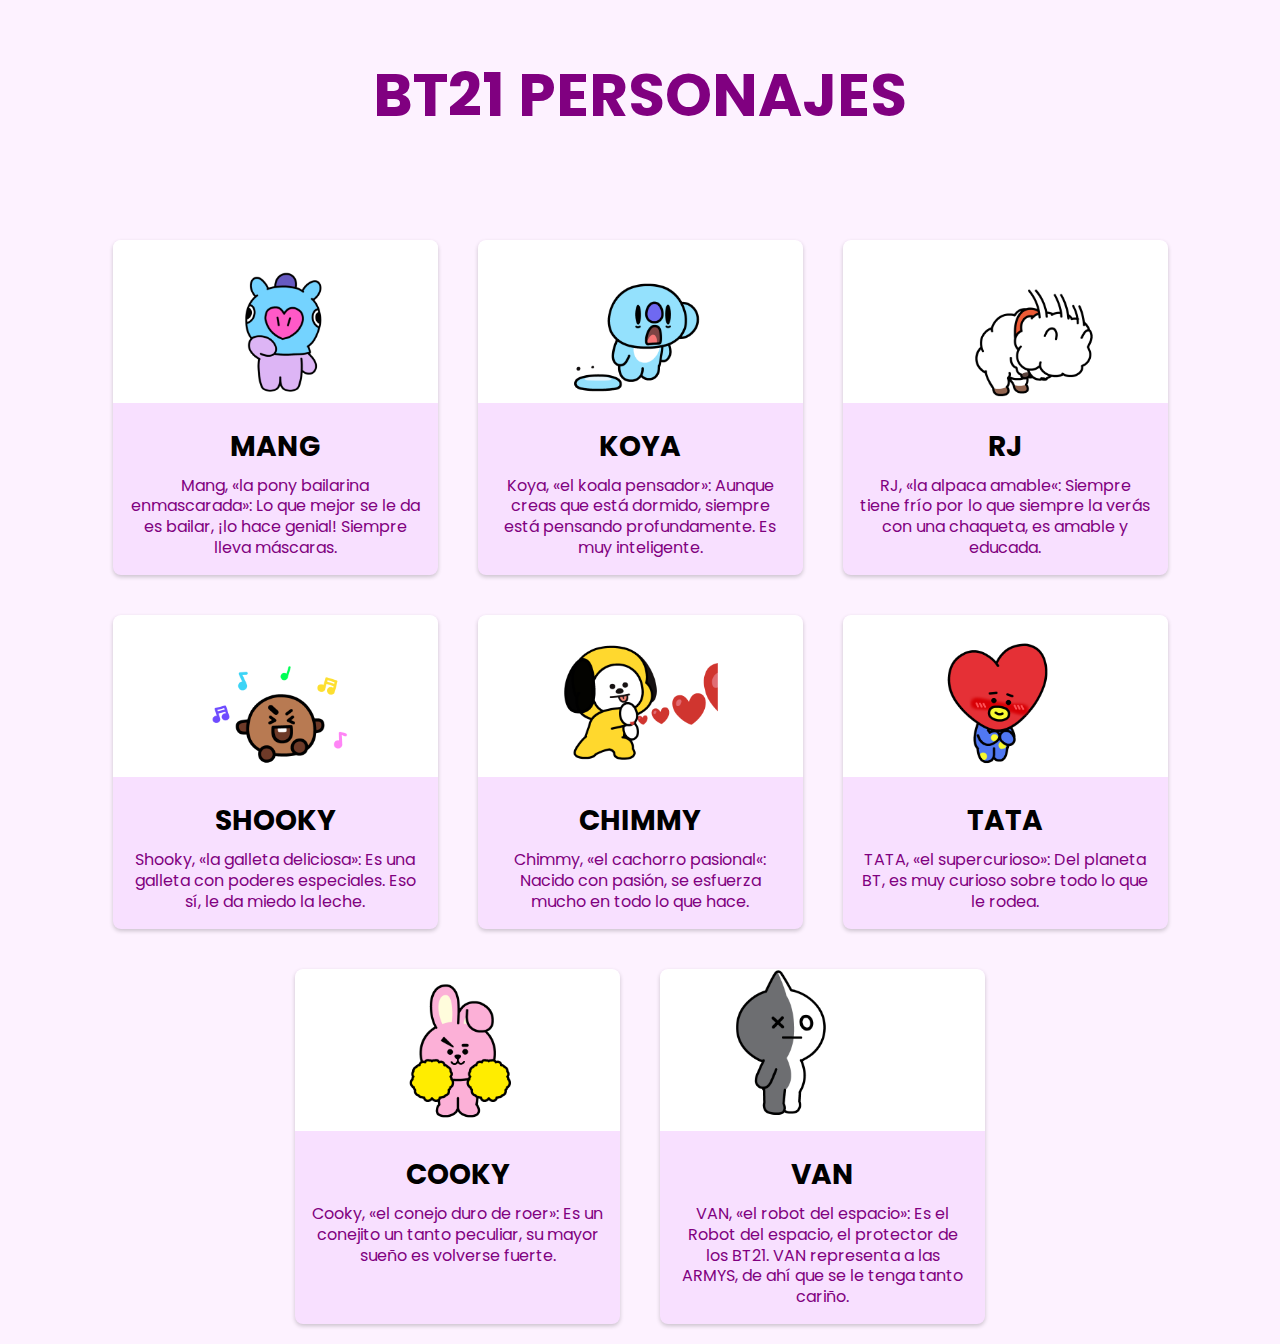
<file: bt21.html>
<!DOCTYPE html>
<html lang="en">
<head>
    <meta charset="UTF-8">
    <meta name="viewport" content="width=device-width, initial-scale=1.0">
    <link rel="stylesheet" href="html/styles/stylesbt21.css">
    <link rel="preconnect" href="https://fonts.googleapis.com">
        <link rel="preconnect" href="https://fonts.gstatic.com" crossorigin>
        <link href="https://fonts.googleapis.com/css2?family=Lato:ital,wght@0,100;0,300;0,400;0,700;0,900;1,100;1,300;1,400;1,700;1,900&family=Poppins:ital,wght@0,100;0,200;0,300;0,400;0,500;0,600;0,700;0,800;0,900;1,100;1,200;1,300;1,400;1,500;1,600;1,700;1,800;1,900&display=swap" rel="stylesheet">
        <link rel="stylesheet" href="https://cdnjs.cloudflare.com/ajax/libs/font-awesome/6.5.1/css/all.min.css" integrity="sha512-DTOQO9RWCH3ppGqcWaEA1BIZOC6xxalwEsw9c2QQeAIftl+Vegovlnee1c9QX4TctnWMn13TZye+giMm8e2LwA==" crossorigin="anonymous" referrerpolicy="no-referrer" />
    <title>BT21</title>
</head>
<body>
    <div class="header">
        <div class="titulo">
            <h1>BT21 PERSONAJES</h1>
        </div>
    </div>

    <div class="card-container">
        <div class="card">
            <img src="html/imagenes/mang.gif">
            <div class="card-content">
                <h3>MANG</h3>
                <p>Mang, «la pony bailarina enmascarada»: Lo que mejor se le da es bailar, ¡lo hace genial! Siempre lleva máscaras.</p>
            </div>
        </div>
        <div class="card">
            <img src="html/imagenes/koya.gif">
            <div class="card-content">
                <h3>KOYA</h3>
                <p>Koya, «el koala pensador»: Aunque creas que está dormido, siempre está pensando profundamente. Es muy inteligente.</p>
            </div>
        </div>
        <div class="card">
            <img src="html/imagenes/rj.gif">
            <div class="card-content">
                <h3>RJ</h3>
                <p>RJ, «la alpaca amable«: Siempre tiene frío por lo que siempre la verás con una chaqueta, es amable y educada.</p>
            </div>
        </div>
        <div class="card">
            <img src="html/imagenes/shooky.gif">
            <div class="card-content">
                <h3>SHOOKY</h3>
                <p>Shooky, «la galleta deliciosa»: Es una galleta con poderes especiales. Eso sí, le da miedo la leche. </p>
            </div>
        </div>
        <div class="card">
            <img src="html/imagenes/chimmy.gif">
            <div class="card-content">
                <h3>CHIMMY</h3>
                <p>Chimmy, «el cachorro pasional«: Nacido con pasión, se esfuerza mucho en todo lo que hace.</p>
            </div>
        </div>
        <div class="card">
            <img src="html/imagenes/tata.gif">
            <div class="card-content">
                <h3>TATA</h3>
                <p>TATA, «el supercurioso»: Del planeta BT, es muy curioso sobre todo lo que le rodea.</p>
            </div>
        </div>
        <div class="card">
            <img src="html/imagenes/cooky.gif">
            <div class="card-content">
                <h3>COOKY</h3>
                <p>Cooky, «el conejo duro de roer»: Es un conejito un tanto peculiar, su mayor sueño es volverse fuerte.</p>
            </div>
        </div>
        <div class="card">
            <img src="html/imagenes/van.gif">
            <div class="card-content">
                <h3>VAN</h3>
                <p>VAN, «el robot del espacio»: Es el Robot del espacio, el protector de los BT21. VAN representa a las ARMYS, de ahí que se le tenga tanto cariño.</p>
            </div>
        </div>
    </div>
</body>
</html>
</file>
<file: html/styles/stylesbt21.css>
*{
    margin:0;
    padding:0;
    box-sizing: border-box;
    font-family: 'Poppins', sans-serif;
}
body{
    background-color: rgba(253, 242, 255);
}
.titulo{
    text-align:center;
    padding: 50px;
}
.titulo h1{
    font-size: 60px;
    color: purple;
    font-weight: 100px;
}
.card-container{
    display: flex;
    justify-content: center;
    flex-wrap: wrap;
    margin-top: 30px;
}
.card{
    width: 325px;
    background-color: rgb( 248, 224, 255);
    border-radius: 8px;
    overflow: hidden;
    box-shadow: 0px 2px 4px rgba(0,0,0,0.2);
    margin:20px;
    text-align: center;
}
.card img{
    width: 100%;
    height: auto;
    background-color: white;
}
.card-content{
    padding: 16px;
}
.card-content h3{
    font-size: 28px;
    margin-bottom: 8px;
}
.card-content p{
    color: purple;
    line-height: 1.3;
    text-align: center;
}
</file>
